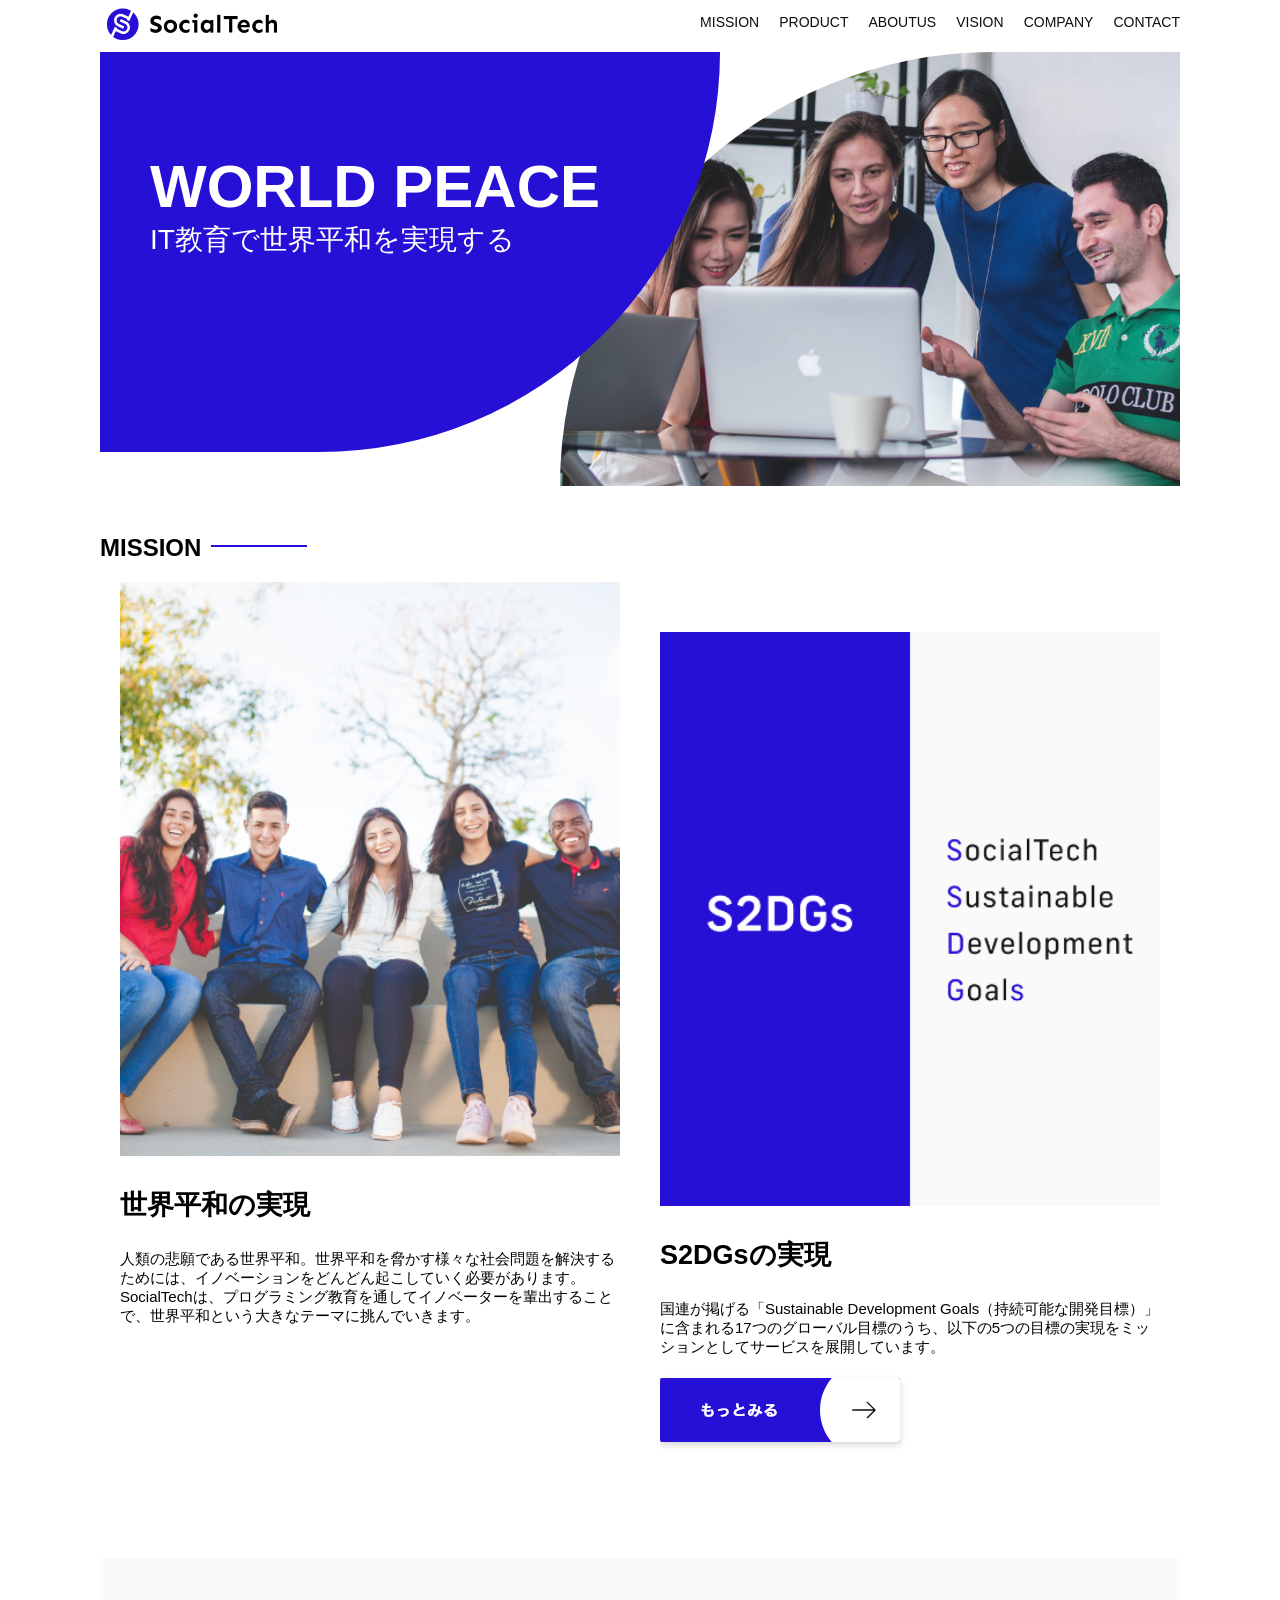
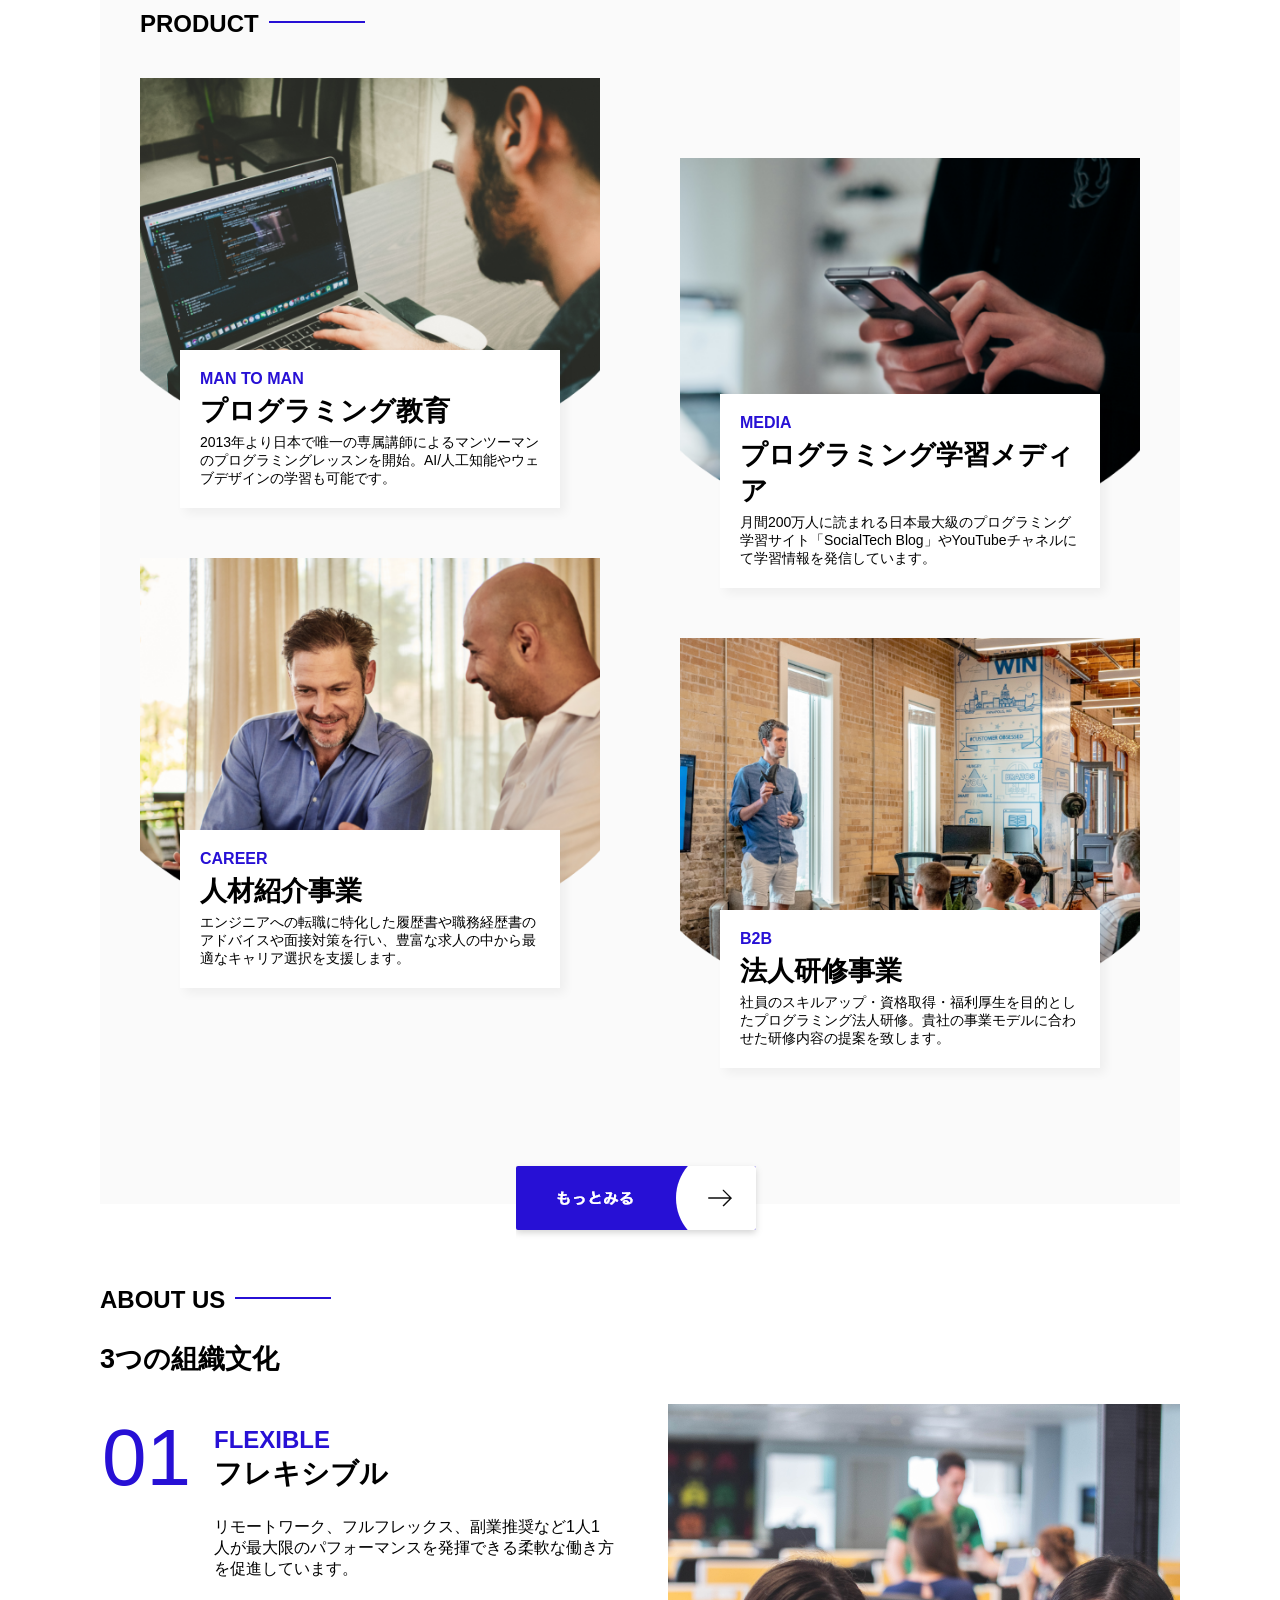
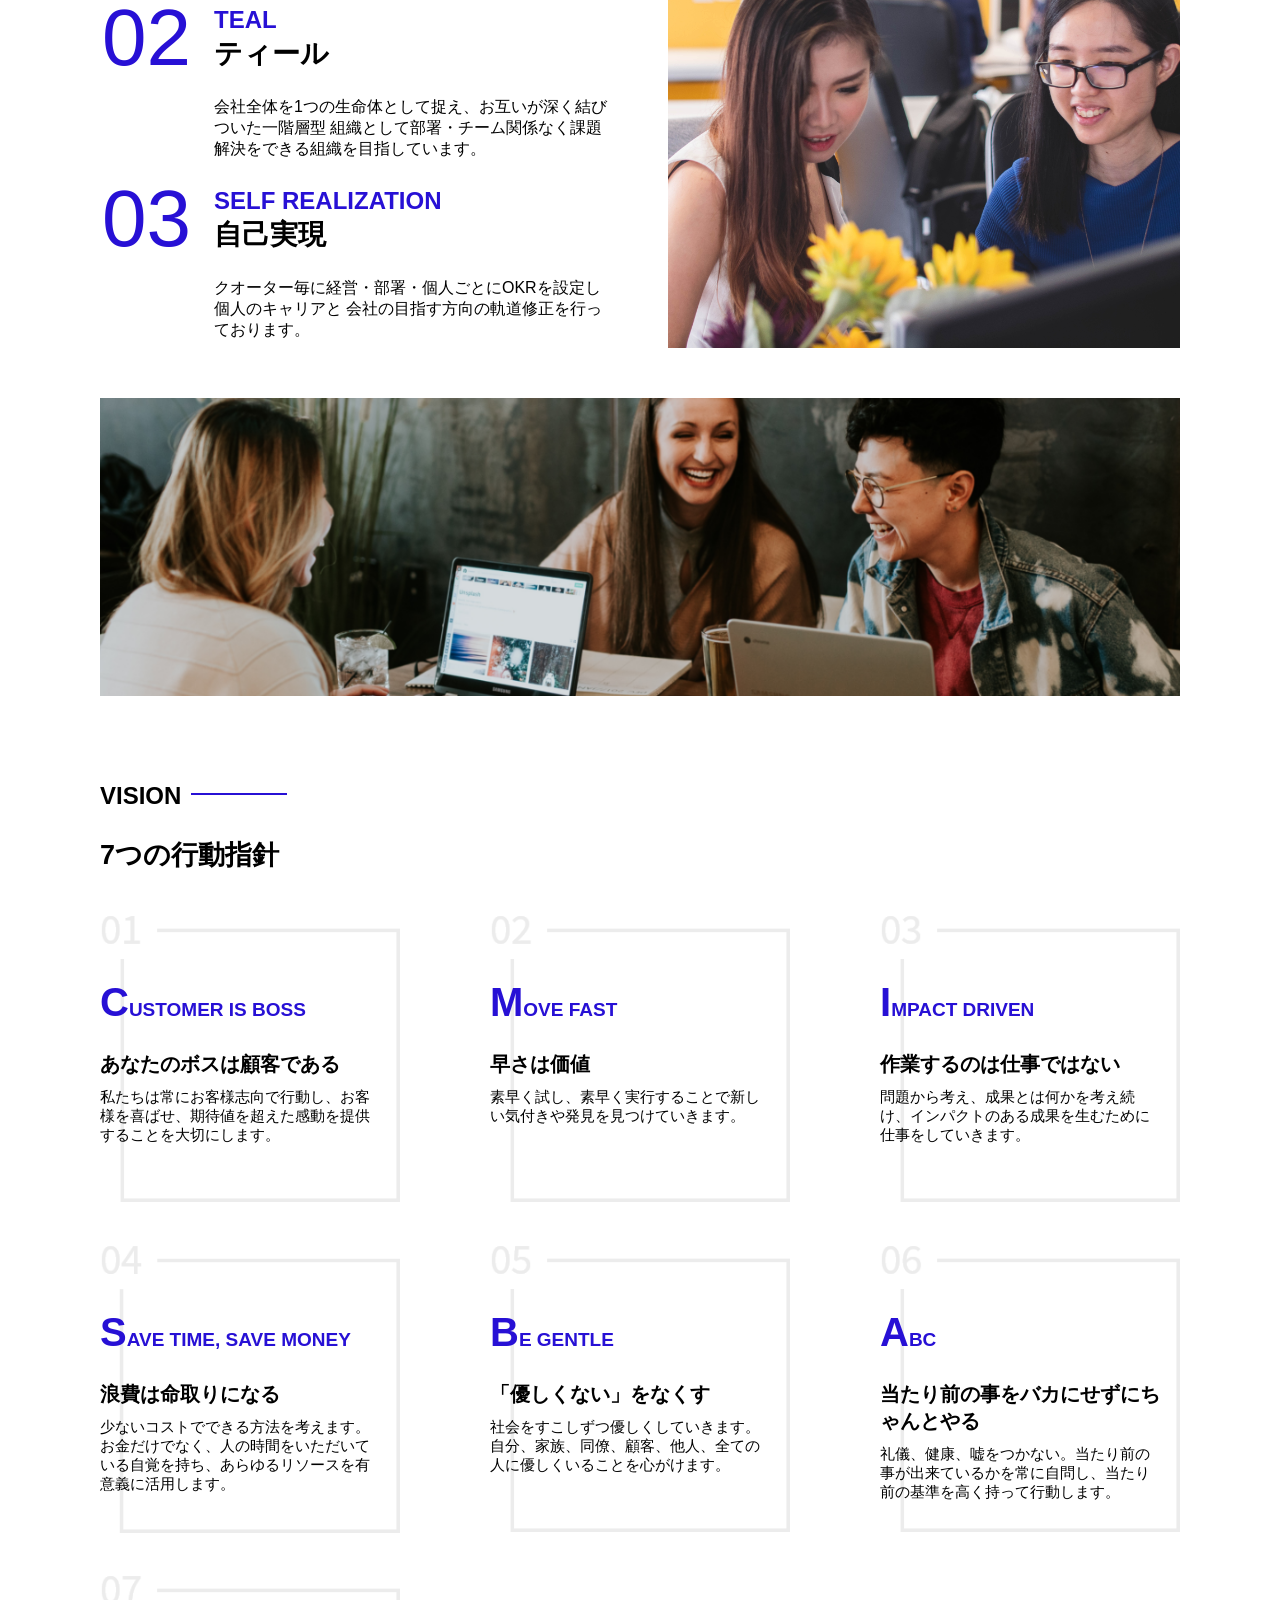
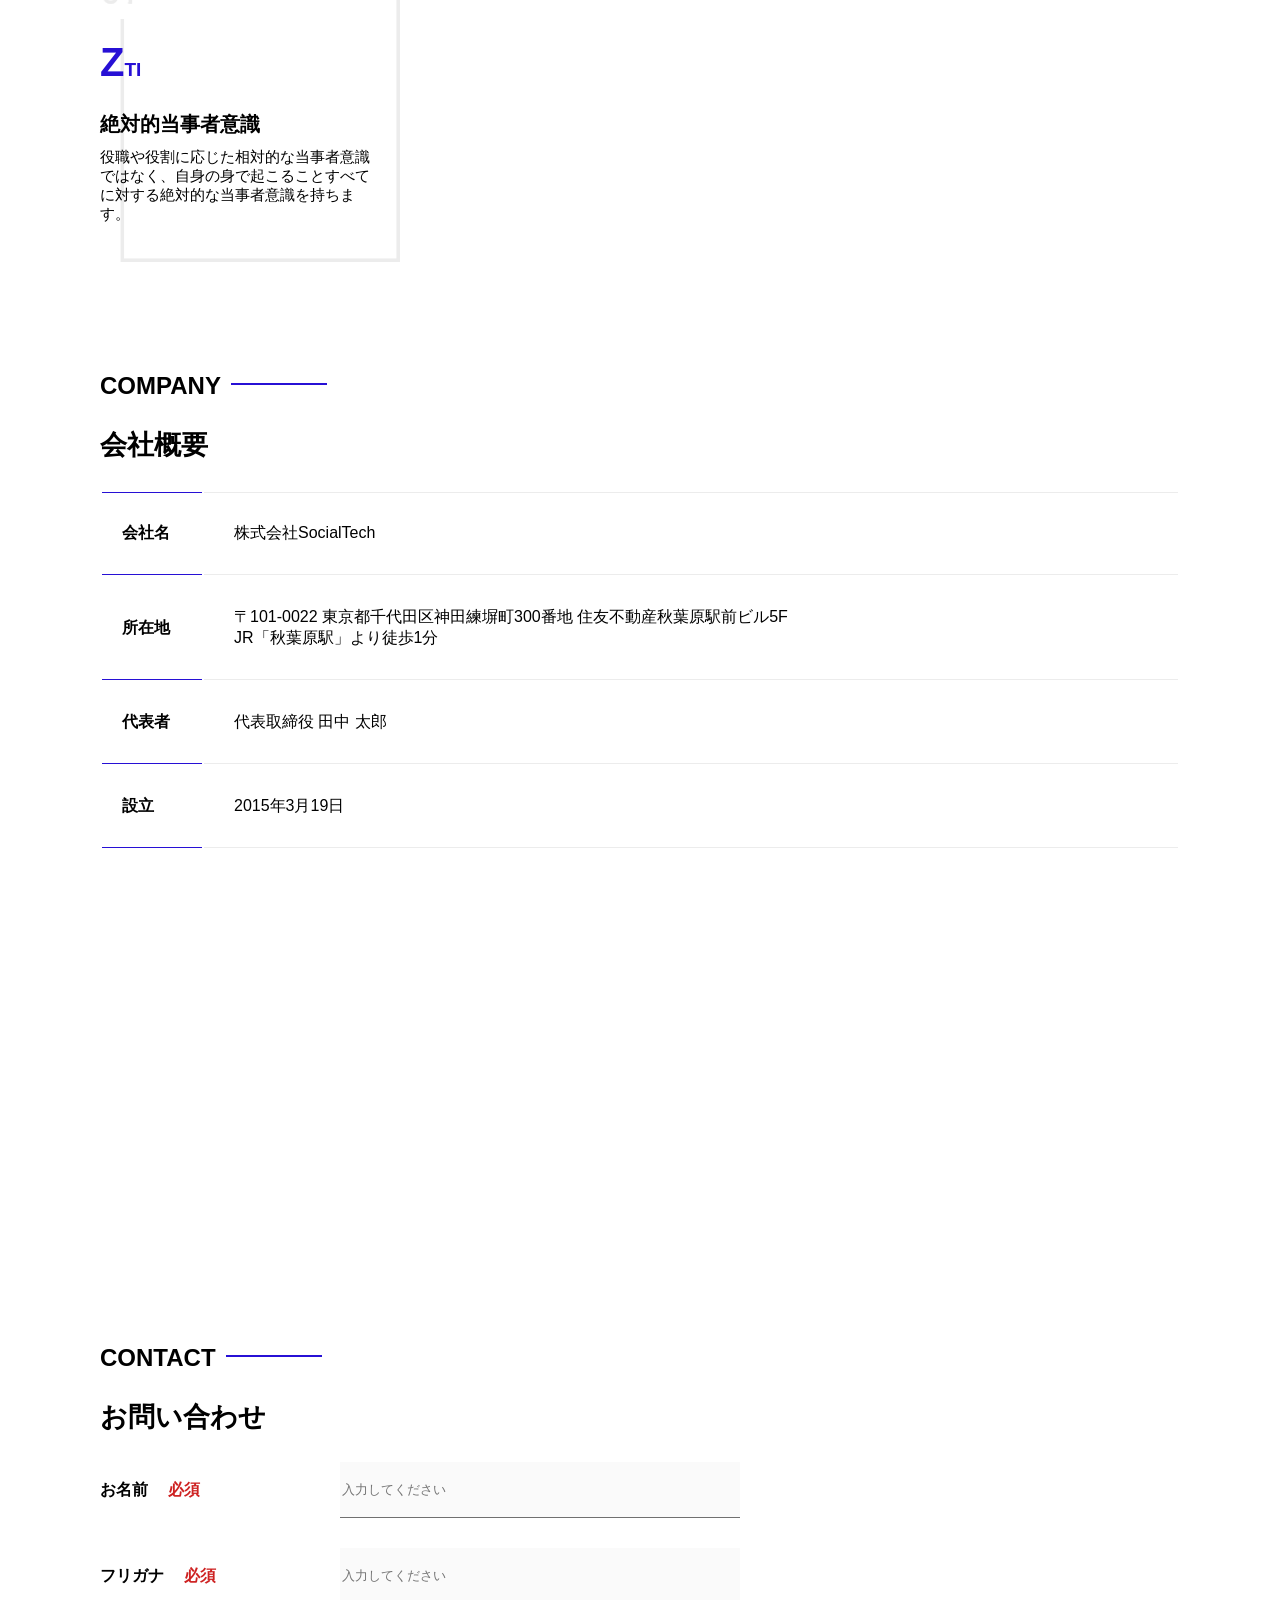
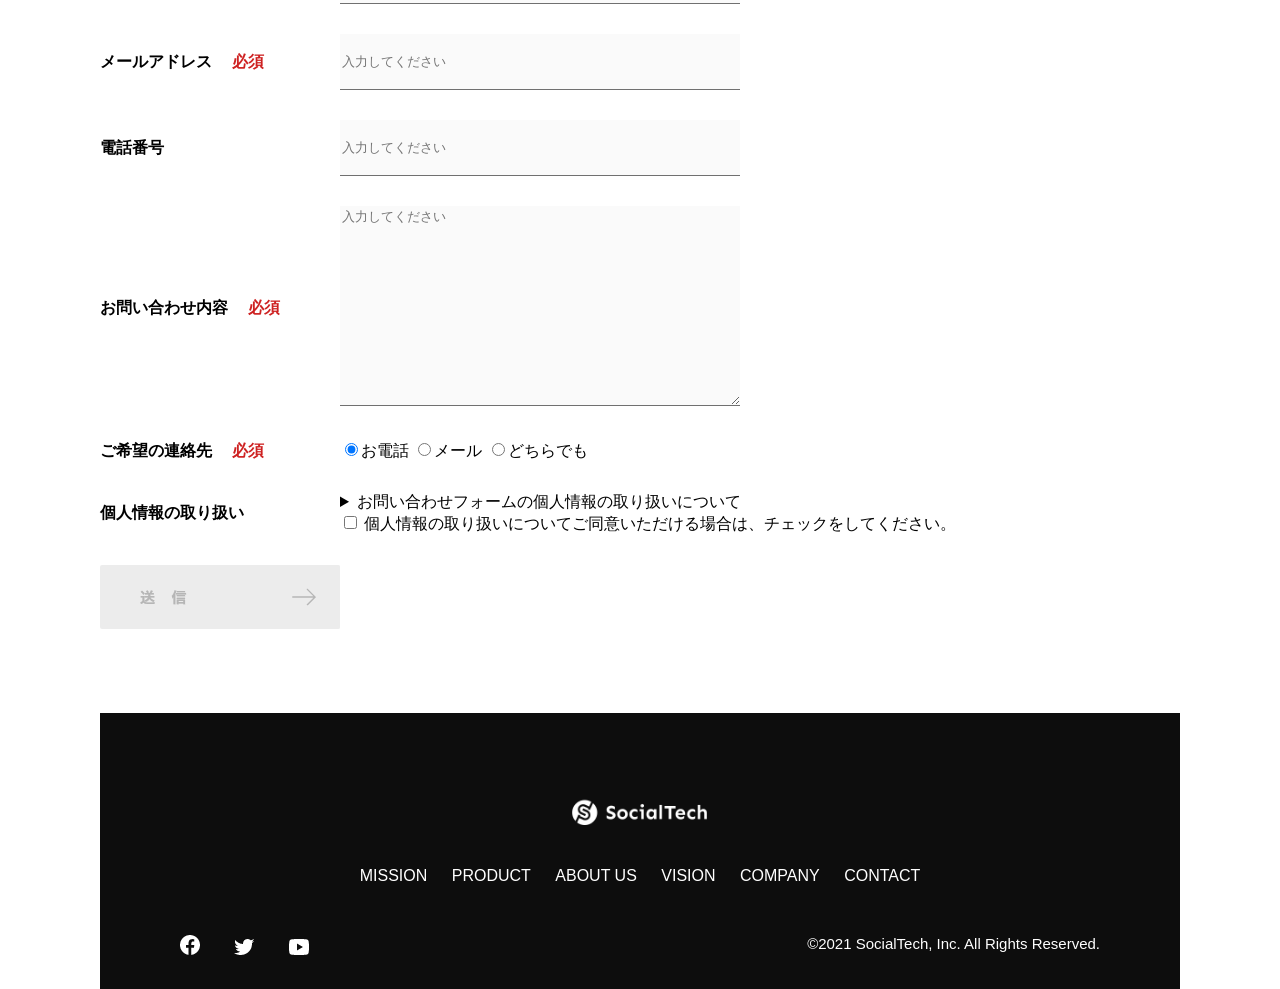
<file: index.html>
<!DOCTYPE html>
<html>
  <head>
    <title>SocialTech</title>
    <meta charset="utf-8">
    <meta name="description" content="SocialTechはEdTech業界のリーディングカンパニーを目指します。">
    <meta name="viewport" content="width=device-width, initial-scale=1.0">
    <link rel="stylesheet" href="style.css">
  </head>

  <body>
    <header>
      <!-- ロゴ -->
      <a href="index.html" id="logo">
        <img src="images/logo.png" alt="トップページに戻る">
      </a>

      <!-- PC用ナビゲーション -->
      <nav id="nav-pc">
        <ul>
          <li><a href="mission.html">MISSION</a></li>
          <li><a href="product.html">PRODUCT</a></li>
          <li><a href="index.html#aboutus">ABOUTUS</a></li>
          <li><a href="index.html#vision">VISION</a></li>
          <li><a href="index.html#company">COMPANY</a></li>
          <li><a href="index.html#contact">CONTACT</a></li>
        </ul>
      </nav>

      <!-- スマホ用メニューボタン -->
      <button id="menu-sp" onclick="document.getElementById('nav-sp').style.display = 'block'">
      <img src="images/button-menu.png" alt="ナビゲーションを開く">
      </button>

      <!-- スマホ用ナビゲーション -->
      <div id="nav-sp">
        <button id="close" onclick="document.getElementById('nav-sp').style.display = 'none'">
          <img src="images/button-close.png" alt="ナビゲーションを閉じる">
        </button>

        <nav>
          <ul>
            <li>
              <a id="logo-sp" href="index.html" onclick="document.getElementById('nav-sp').style.display = 'none'><img src="images/logo-sp.png" alt="トップページに戻る"></a>
            </li>
            <li><a class="menu" href="mission.html" onclick="document.getElementById('nav-sp').style.display = 'none'">MISSION</a></li>
            <li><a class="menu" href="product.html" onclick="document.getElementById('nav-sp').style.display = 'none'">PRODUCT</a></li>
            <li><a class="menu" href="index.html#aboutus" onclick="document.getElementById('nav-sp').style.display = 'none'">ABOUT US</a></li>
            <li><a class="menu" href="index.html#vision" onclick="document.getElementById('nav-sp').style.display = 'none'">VISION</a></li>
            <li><a class="menu" href="index.html#company" onclick="document.getElementById('nav-sp').style.display = 'none'">COMPANY</a></li>
            <li><a class="menu" href="index.html#contact" onclick="document.getElementById('nav-sp').style.display = 'none'">CONTACT</a></li>
          </ul>
        </nav>
        <div id="sns">
          <a href="https://www.facebook.com/sejuku2013">
            <img src="images/button-facebook.png" alt="Facebookのリンク">
          </a>
          <a href="https://twitter.com/samuraijuku">
            <img src="images/button-twitter.png" alt="Twitterのリンク">
          </a>
          <a href="https://www.youtube.com/channel/UCCFOQO5aDK0xXam4cUQXT8g">
            <img src="images/button-youtube.png" alt="YouTubeのリンク">
          </a>
        </div>
      </div>
    </header>

    <main>
      <article>
        <!-- メインビジュアル -->
        <section id="main-visual">
          <div id="main-message">
            <h1>WORLD PEACE</h1>
            <p>IT教育で世界平和を実現する</p>
          </div>
          <img src="images/index/index-main.png" alt="PCの周りに集まる多国籍の仲間たち">
        </section>

        <!-- ミッション -->
        <section id="mission">
          <h2 class="index-h2">MISSION</h2>
          <div id="mission-flex">
            <div>
              <img id="mission-photo" src="images/index/index-mission.png" alt="屋外のベンチで写真を撮影する多国籍の仲間たち">
              <h3>世界平和の実現</h3>
              <p>人類の悲願である世界平和。世界平和を脅かす様々な社会問題を解決するためには、イノベーションをどんどん起こしていく必要があります。SocialTechは、プログラミング教育を通してイノベーターを輩出することで、世界平和という大きなテーマに挑んでいきます。 </p>
            </div>
            <div>
              <img id="s2dgs" src="images/index/s2dgs.png" alt="S2DGs">
              <h3>S2DGsの実現</h3>
              <p>国連が掲げる「Sustainable Development Goals（持続可能な開発目標）」に含まれる17つのグローバル目標のうち、以下の5つの目標の実現をミッションとしてサービスを展開しています。</p>
              <a href="mission.html">
                <img src="images/button-more.png" alt="もっとみる">
              </a>
            </div>
          </div>
        </section>

        <!-- プロダクト -->
        <section id="product">
          <h2 class="index-h2">PRODUCT</h2>
          <div class="product-flex">
            <div id="product-left">
              <div>
                <img class="product-photo" src="images/index/index-mantoman.png" alt="PCでコードを書く男性">
                <div class="product-explain">
                  <span>MAN TO MAN</span>
                  <h3>プログラミング教育</h3>
                  <p>2013年より日本で唯一の専属講師によるマンツーマンのプログラミングレッスンを開始。AI/人工知能やウェブデザインの学習も可能です。</p>
                </div>
              </div>
              <div>
                <img class="product-photo" src="images/index/index-career.png" alt="笑顔で話し合う2人の男性">
                <div class="product-explain">
                  <span>CAREER</span>
                  <h3>人材紹介事業</h3>
                  <p>エンジニアへの転職に特化した履歴書や職務経歴書のアドバイスや面接対策を行い、豊富な求人の中から最適なキャリア選択を支援します。</p>
                </div>
              </div>
            </div>

            <div id="product-right">
              <div>
               <img class="product-photo" src="images/index/index-media.png" alt="スマートフォンを操作する人">
               <div class="product-explain">
                <span>MEDIA</span>
                <h3>プログラミング学習メディア</h3>
                <p>月間200万人に読まれる日本最大級のプログラミング学習サイト「SocialTech Blog」やYouTubeチャネルにて学習情報を発信しています。</p>
               </div>
              </div>
              <div>
                <img class="product-photo" src="images/index/index-b2b.png" alt="講演中の男性とそれを聴く人々">
                <div class="product-explain">
                  <span>B2B</span>
                  <h3>法人研修事業</h3>
                  <p>社員のスキルアップ・資格取得・福利厚生を目的としたプログラミング法人研修。貴社の事業モデルに合わせた研修内容の提案を致します。</p>
                </div>
              </div>
            </div>
          </div>

          <div id="product-more">
            <a href="product.html">
              <img src="images/button-more.png" alt="もっとみる">
            </a>
          </div>
        </section>

        <!-- ABOUT US -->
        <section id="aboutus">
          <h2 class="index-h2">ABOUT US</h2>
          <h3>3つの組織文化</h3>
          <div>
            <table class="culture-table">
              <tr>
                <td class="culture-num">01</td>
                <th><span class="culture-en">FLEXIBLE</span><br>フレキシブル</th>
              </tr>
              <tr>
                <td>
                  <!-- 空のセル -->
                </td>
                <td class="culture-description">リモートワーク、フルフレックス、副業推奨など1人1人が最大限のパフォーマンスを発揮できる柔軟な働き方を促進しています。</td>
              </tr>
              <tr>
                <td class="culture-num">02</td>
                <th><span class="culture-en">TEAL</span><br>ティール</th>
              </tr>
              <tr>
                <td>
                  <!-- 空のセル -->
                </td>
                <td class="culture-description">会社全体を1つの生命体として捉え、お互いが深く結びついた一階層型 組織として部署・チーム関係なく課題解決をできる組織を目指しています。</td>
              </tr>
              <tr>
                <td class="culture-num">03</td>
                <th><span class="culture-en">SELF REALIZATION</span><br>自己実現</th>
              </tr>
              <tr>
                <td>
                  <!-- 空のセル -->
                </td>
                <td class="culture-description">クオーター毎に経営・部署・個人ごとにOKRを設定し個人のキャリアと 会社の目指す方向の軌道修正を行っております。</td>
              </tr>
            </table>
            <img class="culture-img" src="images/index/index-aboutus1.png" alt="笑顔で話し合う2人の女性">
          </div>
          <img class="culture-img2" src="images/index/index-aboutus2.png" alt="笑顔で話し合う3人の男女">
        </section>

        <!-- VISION -->
         <section id="vision">
          <h2 class="index-h2">VISION</h2>
          <h3>7つの行動指針</h3>
          <div>
            <div class="vision-box">
              <img src="images/index/vision-01.png" alt="01">
              <div>
                <h4>CUSTOMER IS BOSS</h4>
                <h5>あなたのボスは顧客である</h5>
                <p>私たちは常にお客様志向で行動し、お客様を喜ばせ、期待値を超えた感動を提供することを大切にします。</p>
              </div>
            </div>
            <div class="vision-box">
              <img src="images/index/vision-02.png" alt="02">
              <div>
                <h4>MOVE FAST</h4>
                <h5>早さは価値</h5>
                <p>素早く試し、素早く実行することで新しい気付きや発見を見つけていきます。</p>
              </div>
            </div>
            <div class="vision-box">
              <img src="images/index/vision-03.png" alt="03">
              <div>
                <h4>IMPACT DRIVEN</h4>
                <h5>作業するのは仕事ではない</h5>
                <p>問題から考え、成果とは何かを考え続け、インパクトのある成果を生むために仕事をしていきます。</p>
              </div>
            </div>
            <div class="vision-box">
              <img src="images/index/vision-04.png" alt="04">
              <div>
                <h4>SAVE TIME, SAVE MONEY</h4>
                <h5>浪費は命取りになる</h5>
                <p>少ないコストでできる方法を考えます。お金だけでなく、人の時間をいただいている自覚を持ち、あらゆるリソースを有意義に活用します。</p>
              </div>
            </div>
            <div class="vision-box">
              <img src="images/index/vision-05.png" alt="05">
              <div>
                <h4>BE GENTLE</h4>
                <h5>「優しくない」をなくす</h5>
                <p>社会をすこしずつ優しくしていきます。自分、家族、同僚、顧客、他人、全ての人に優しくいることを心がけます。</p>
              </div>
            </div>
            <div class="vision-box">
              <img src="images/index/vision-06.png" alt="06">
              <div>
                <h4>ABC</h4>
                <h5>当たり前の事をバカにせずにちゃんとやる</h5>
                <p>礼儀、健康、嘘をつかない。当たり前の事が出来ているかを常に自問し、当たり前の基準を高く持って行動します。</p>
              </div>
            </div>
            <div class="vision-box">
              <img src="images/index/vision-07.png" alt="07">
              <div>
                <h4>ZTI</h4>
                <h5>絶対的当事者意識</h5>
                <p>役職や役割に応じた相対的な当事者意識ではなく、自身の身で起こることすべてに対する絶対的な当事者意識を持ちます。</p>
              </div>
            </div>
          </div>
         </section>

         <!-- COMPANY -->
         <section id="company">
          <h2 class="index-h2">COMPANY</h2>
          <h3>会社概要</h3>
           <table id="company-table">
             <tr>
               <th class="tableheader tableheader-first">会社名</th>
               <td class="cell cell-first">株式会社SocialTech</td>
             </tr>
             <tr>
               <th class="tableheader">所在地</th>
               <td class="cell">〒101-0022 東京都千代田区神田練塀町300番地 住友不動産秋葉原駅前ビル5F<br>JR「秋葉原駅」より徒歩1分</td>
             </tr>
             <tr>
               <th class="tableheader">代表者</th>
               <td class="cell">代表取締役 田中 太郎</td>
             </tr>
             <tr>
               <th class="tableheader">設立</th>
               <td class="cell">2015年3月19日</td>
             </tr>
           </table>

           <iframe 
            src="https://www.google.com/maps/embed?pb=!1m18!1m12!1m3!1d3240.0688551336807!2d139.7720776771055!3d35.69992317258124!2m3!1f0!2f0!3f0!3m2!1i1024!2i768!4f13.1!3m3!1m2!1s0x60188fee13660e23%3A0x77137876edf742ac!2z5L2P5Y-L5LiN5YuV55Sj56eL6JGJ5Y6f6aeF5YmN44OT44Or!5e0!3m2!1sja!2sjp!4v1704858013291!5m2!1sja!2sjp" 
            style="border: 0" allowfullscreen="" loading="lazy">
           </iframe>
         </section>

         <!-- お問い合わせフォーム -->
          <section id="contact">
            <h2 class="index-h2">CONTACT</h2>
            <h3>お問い合わせ</h3>
            <form>
              <div>
                <div class="contact-heading">
                  <label class="contact-label">お名前<span class="contact-span">必須</span></label>
                </div>
                <div>
                  <input type="text" name="name" placeholder="入力してください" class="contact-textbox">
                </div>
              </div>

              <div>
                <div class="contact-heading">
                  <label class="contact-label">フリガナ<span class="contact-span">必須</span></label>
                </div>
                <div>
                  <input type="text" name="hurigana" placeholder="入力してください" class="contact-textbox">
               </div>
              </div>

              <div>
                <div class="contact-heading">
                 <label class="contact-label">メールアドレス<span class="contact-span">必須</span></label>
                </div>
                <div>
                 <input type="text" name="email" placeholder="入力してください" class="contact-textbox">
               </div>
             </div>

             <div>
                <div class="contact-heading">
                  <label class="contact-label">電話番号</label>
                </div>
                <div>
                  <input type="text" name="tel" placeholder="入力してください" class="contact-textbox">
                </div>
              </div>

              <div>
                <div class="contact-heading">
                  <label class="contact-label">お問い合わせ内容<span class="contact-span">必須</span></label>
                </div>
                <div>
                  <textarea class="contact-textarea" placeholder="入力してください" name="message"></textarea>
                </div>
              </div>

              <div>
                <div class="contact-heading">
                  <label class="contact-label">ご希望の連絡先<span class="contact-span">必須</span></label>
                </div>
                <div>
                  <input class="radiobutton" type="radio" value="tel" name="contact" checked><label>お電話</label>
                  <input class="radiobutton" type="radio" value="mail" name="contact"><label>メール</label>
                  <input class="radiobutton" type="radio" value="both" name="contact"><label>どちらでも</label>
                </div>
              </div>

              <div>
               <div class="contact-heading">
                 <label class="contact-label">個人情報の取り扱い</label>
               </div>
               <div>
                 <details>
                   <summary>お問い合わせフォームの個人情報の取り扱いについて</summary>
                   <div>
                     <dl>
                       <dt>１．組織の名称又は氏名</dt>
                       <dd>株式会社SocialTech</dd>
                       <dt>２．個人情報保護管理者（若しくはその代理人）の氏名又は職名、所属及び連絡先</dt>
                       <dd>
                         <p>鈴木 一郎 コーポレート部</p>
                         <p>メールアドレス：samurai@example.com</p>
                         <p>TEL：03-1234-5678</p>
                       </dd>
                       <dt>３．個人情報の利用目的</dt>
                       <dd>
                         <ul>
                           <li>本サービス及び本サービスに関連する情報の提供又はそれらに関する連絡のため</li>
                           <li>ユーザーの本人確認のため</li>
                           <li>当社サービスのご案内のため</li>
                           <li>当社の商品等の広告または宣伝（電子メールによるものを含むものとします。）</li>
                         </ul>
                       </dd>
                       <dt>４．個人情報の取り扱い業務の委託</dt>
                       <dd>個人情報の取扱業務の全部または一部を外部に業務委託する場合があります。その際、弊社は、個人情報を適切に保護できる管理体制を敷き実行していることを条件として委託先を厳選したうえで、機密保持契約を委託先と締結し、お客様の個人情報を厳密に管理させます。</dd>
                       <dt>５．個人情報の開示等の請求</dt>
                       <dd>
                         お客様は、弊社に対してご自身の個人情報の開示等（利用目的の通知、開示、内容の訂正・追加・削除、利用の停止または消去、第三者への提供の停止）に関して、当社問合わせ窓口に申し出ることができます。<br>
                         その際、弊社はお客様ご本人を確認させていただいたうえで、合理的な期間内に対応いたします。<br>
                         なお、個人情報に関する弊社問合わせ先は、次の通りです。
                       </dd>
                       <dd>
                         <p>株式会社SocialTech　個人情報問合せ窓口</p>
                         <p>〒150-0043　東京都千代田区神田練塀町300番地 住友不動産秋葉原駅前ビル5F</p>
                         <p>メールアドレス：samurai@example.com　TEL：03-1234-5678</p>
                       </dd>
 
                       <dt>６．個人情報を提供されることの任意性について</dt>
                       <dd>お客様がご自身の個人情報を弊社に提供されるか否かは、お客様のご判断によりますが、もしご提供されない場合には、適切なサービスが提供できない場合がありますので予めご了承ください。</dd>
                     </dl>
                   </div>
                 </details>
                 <input type="checkbox" name="agree">
                 <span>個人情報の取り扱いについてご同意いただける場合は、チェックをしてください。</span>
               </div>
              </div>

              <input type="image" src="images/button-submit.png" alt="送信する">

            </form>
          </section>
      </article>
    </main>

    <footer>
      <div id="footer-logo">
        <img src="images/logo-sp.png" alt="SocialTech">
      </div>
      <div id="footer-link">
       <a href="mission.html">MISSION</a>
       <a href="product.html">PRODUCT</a>
       <a href="index.html#aboutus">ABOUT US</a>
       <a href="index.html#vision">VISION</a>
       <a href="index.html#company">COMPANY</a>
       <a href="index.html#contact">CONTACT</a>
      </div>
      <div id="sns-footer">
        <div class="sns-btns">
         <a href="https://www.facebook.com/sejuku2013"><img src="images/button-facebook.png" alt="Facebookのリンク"></a>
         <a href="https://twitter.com/samuraijuku"><img src="images/button-twitter.png" alt="Twitterのリンク"></a>
         <a href="https://www.youtube.com/channel/UCCFOQO5aDK0xXam4cUQXT8g"><img src="images/button-youtube.png" alt="YouTubeのリンク"></a>
       </div>
       <p id="copyright">&copy;2021 SocialTech, Inc. All Rights Reserved.</p>
      </div>
    </footer>

  </body>
</html>
</file>
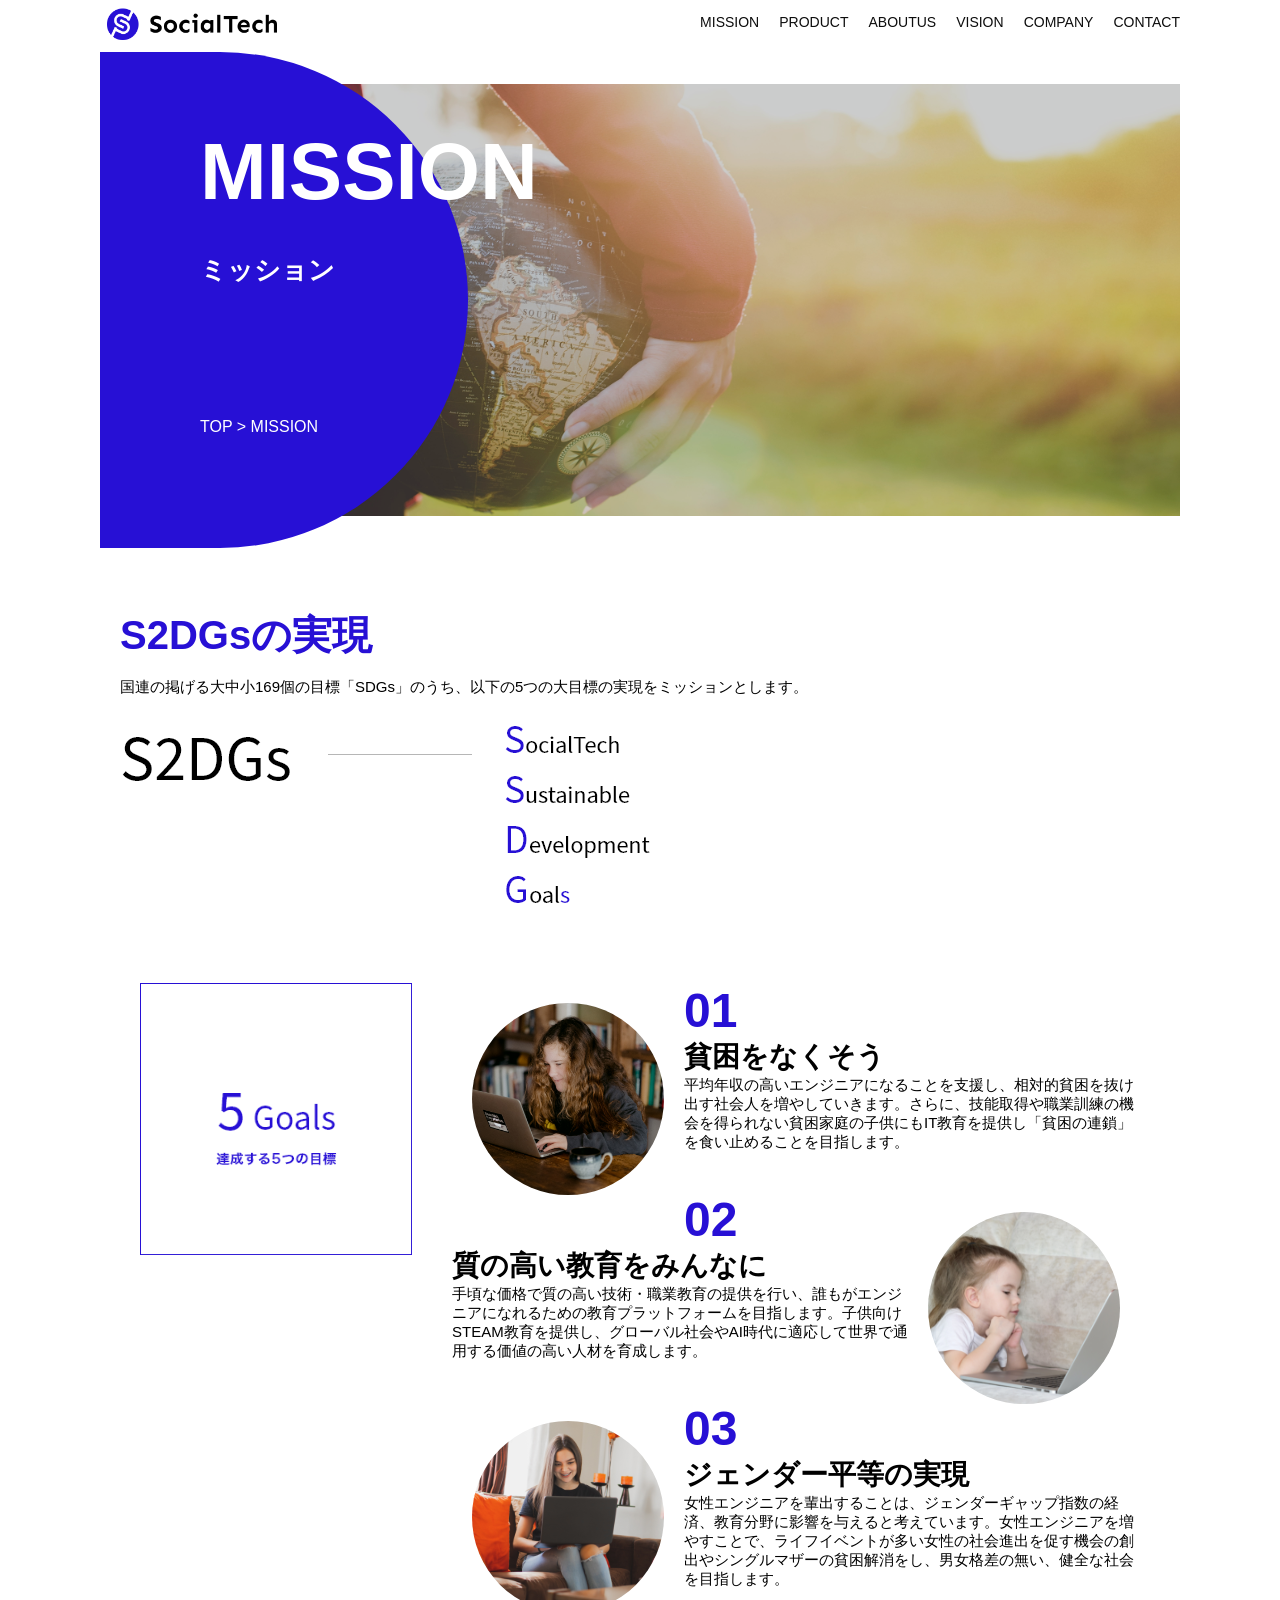
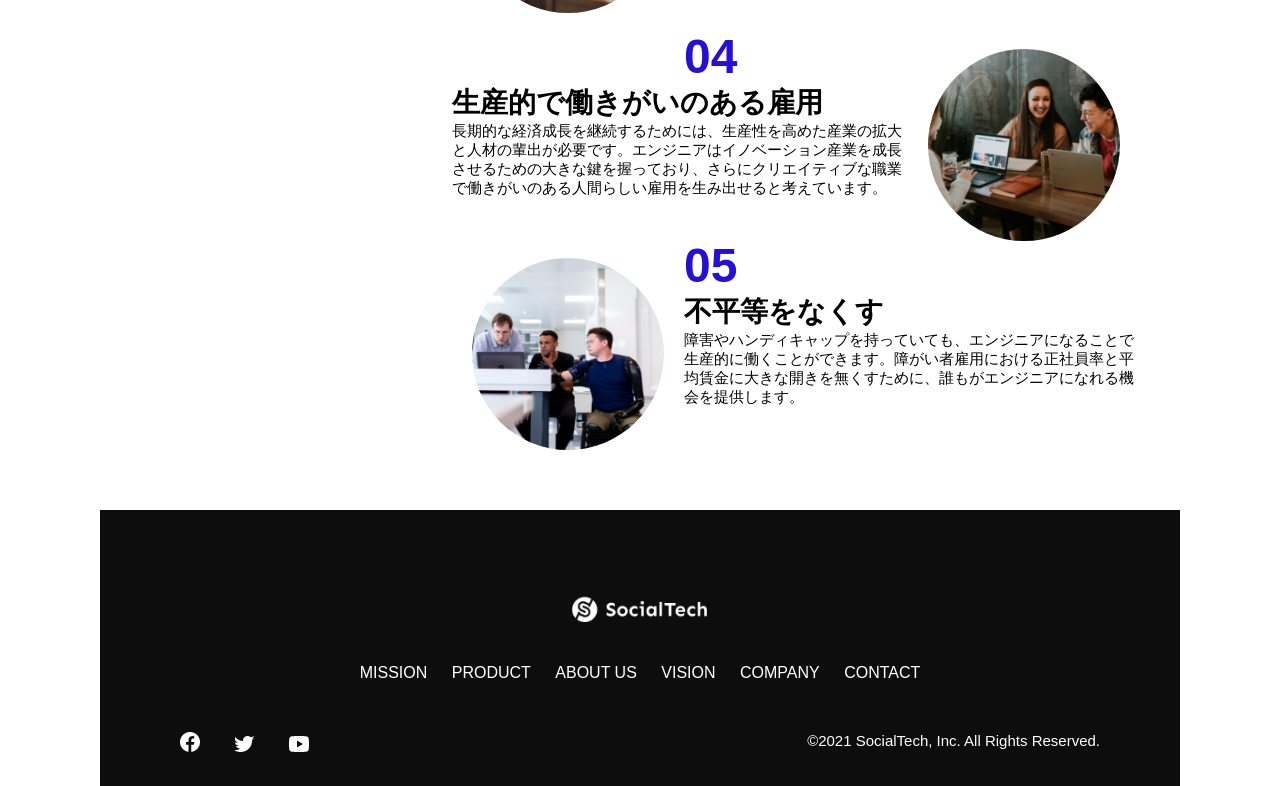
<file: mission.html>
<!DOCTYPE html>
<html>
  <head>
    <title>SocialTech - MISSION ミッション -</title>
    <meta charset="utf-8">
    <meta name="description" content="SocialTechが目指す5つの目標（S2DGs）を紹介します">
    <meta name="viewport" content="width=device-width, initial-scale=1.0">
    <link rel="stylesheet" href="style.css">
  </head>

  <body>
    <header>
      <!-- ロゴ -->
      <a href="index.html" id="logo">
        <img src="images/logo.png" alt="トップページに戻る">
      </a>

      <!-- PC用ナビゲーション -->
      <nav id="nav-pc">
        <ul>
          <li><a href="mission.html">MISSION</a></li>
          <li><a href="product.html">PRODUCT</a></li>
          <li><a href="index.html#aboutus">ABOUTUS</a></li>
          <li><a href="index.html#vision">VISION</a></li>
          <li><a href="index.html#company">COMPANY</a></li>
          <li><a href="index.html#contact">CONTACT</a></li>
        </ul>
      </nav>

      <!-- スマホ用メニューボタン -->
       <button id="menu-sp" onclick="document.getElementById('nav-sp').style.display = 'block'">
        <img src="images/button-menu.png" alt="ナビゲーションを開く">
       </button>

       <!-- スマホ用ナビゲーション -->
       <div id="nav-sp">
        <button id="close" onclick="document.getElementById('nav-sp').style.display = 'none'">
          <img src="images/button-close.png" alt="ナビゲーションを閉じる">
        </button>

        <nav>
          <ul>
            <li>
              <a id="logo-sp" href="index.html" onclick="document.getElementById('nav-sp').style.display = 'none'><img src="images/logo-sp.png" alt="トップページに戻る"></a>
            </li>
            <li><a class="menu" href="mission.html" onclick="document.getElementById('nav-sp').style.display = 'none'">MISSION</a></li>
            <li><a class="menu" href="product.html" onclick="document.getElementById('nav-sp').style.display = 'none'">PRODUCT</a></li>
            <li><a class="menu" href="index.html#aboutus" onclick="document.getElementById('nav-sp').style.display = 'none'">ABOUT US</a></li>
            <li><a class="menu" href="index.html#vision" onclick="document.getElementById('nav-sp').style.display = 'none'">VISION</a></li>
            <li><a class="menu" href="index.html#company" onclick="document.getElementById('nav-sp').style.display = 'none'">COMPANY</a></li>
            <li><a class="menu" href="index.html#contact" onclick="document.getElementById('nav-sp').style.display = 'none'">CONTACT</a></li>
          </ul>
        </nav>
        <div id="sns">
          <a href="https://www.facebook.com/sejuku2013">
            <img src="images/button-facebook.png" alt="Facebookのリンク">
          </a>
          <a href="https://twitter.com/samuraijuku">
            <img src="images/button-twitter.png" alt="Twitterのリンク">
          </a>
          <a href="https://www.youtube.com/channel/UCCFOQO5aDK0xXam4cUQXT8g">
            <img src="images/button-youtube.png" alt="YouTubeのリンク">
          </a>
        </div>
       </div>
    </header>

    <main>
      <article>
        <section id="mission-main">
          <div class="mission-main-inner">
            <div id="mission-title">
              <h1>MISSION<br><span>ミッション</span></h1>
              <p>TOP > MISSION</p>
            </div>
          </div>
        </section>

        <section id="mission-s2dgs">
          <h2 class="mission-h2">S2DGsの実現</h2>
          <p>国連の掲げる大中小169個の目標「SDGs」のうち、以下の5つの大目標の実現をミッションとします。</p>
          <img src="images/mission/mission-s2dgs.png" alt="S2DGs">
        </section>

        <section id="mission-five-goals">
          <div class="five-goals-image">
            <img src="images/mission/mission-5goals.png" alt="5Goals">
          </div>
          <div class="five-goals-read">
            <div>
              <img class="fivegoals-image-left" src="images/mission/mission-5goals01.png" alt="PCを操作する女の子">
              <span class="fivegoals-number">01</span>
              <h3 class="fivegoals-h3">貧困をなくそう</h3>
              <p class="fivegoals-p">平均年収の高いエンジニアになることを支援し、相対的貧困を抜け出す社会人を増やしていきます。さらに、技能取得や職業訓練の機会を得られない貧困家庭の子供にもIT教育を提供し「貧困の連鎖」を食い止めることを目指します。</p>
            </div>
            <div>
              <img class="fivegoals-image-right" src="images/mission/mission-5goals02.png" alt="PCを見つめる小さい女の子">
              <span class="fivegoals-number">02</span>
              <h3 class="fivegoals-h3">質の高い教育をみんなに</h3>
              <p class="fivegoals-p">手頃な価格で質の高い技術・職業教育の提供を行い、誰もがエンジニアになれるための教育プラットフォームを目指します。子供向けSTEAM教育を提供し、グローバル社会やAI時代に適応して世界で通用する価値の高い人材を育成します。</p>
            </div>
            <div>
              <img class="fivegoals-image-left" src="images/mission/mission-5goals03.png" alt="PCを操作する女性">
              <span class="fivegoals-number">03</span>
              <h3 class="fivegoals-h3">ジェンダー平等の実現</h3>
              <p class="fivegoals-p">女性エンジニアを輩出することは、ジェンダーギャップ指数の経済、教育分野に影響を与えると考えています。女性エンジニアを増やすことで、ライフイベントが多い女性の社会進出を促す機会の創出やシングルマザーの貧困解消をし、男女格差の無い、健全な社会を目指します。</p>
            </div>
            <div>
              <img class="fivegoals-image-right" src="images/mission/mission-5goals04.png" alt="笑顔で話し合う3人の男女">
              <span class="fivegoals-number">04</span>
              <h3 class="fivegoals-h3">生産的で働きがいのある雇用</h3>
              <p class="fivegoals-p">長期的な経済成長を継続するためには、生産性を高めた産業の拡大と人材の輩出が必要です。エンジニアはイノベーション産業を成長させるための大きな鍵を握っており、さらにクリエイティブな職業で働きがいのある人間らしい雇用を生み出せると考えています。</p>
            </div>
            <div>
              <img class="fivegoals-image-left" src="images/mission/mission-5goals05.png" alt="障害を持つ男性が生き生きと働く様子">
              <span class="fivegoals-number">05</span>
              <h3 class="fivegoals-h3">不平等をなくす</h3>
              <p class="fivegoals-p">障害やハンディキャップを持っていても、エンジニアになることで生産的に働くことができます。障がい者雇用における正社員率と平均賃金に大きな開きを無くすために、誰もがエンジニアになれる機会を提供します。</p>
            </div>
          </div>
        </section>

      </article>
    </main>

    <footer>
      <div id="footer-logo">
        <img src="images/logo-sp.png" alt="SocialTech">
      </div>
      <div id="footer-link">
       <a href="mission.html">MISSION</a>
       <a href="product.html">PRODUCT</a>
       <a href="index.html#aboutus">ABOUT US</a>
       <a href="index.html#vision">VISION</a>
       <a href="index.html#company">COMPANY</a>
       <a href="index.html#contact">CONTACT</a>
      </div>
      <div id="sns-footer">
        <div class="sns-btns">
         <a href="https://www.facebook.com/sejuku2013"><img src="images/button-facebook.png" alt="Facebookのリンク"></a>
         <a href="https://twitter.com/samuraijuku"><img src="images/button-twitter.png" alt="Twitterのリンク"></a>
         <a href="https://www.youtube.com/channel/UCCFOQO5aDK0xXam4cUQXT8g"><img src="images/button-youtube.png" alt="YouTubeのリンク"></a>
       </div>
       <p id="copyright">&copy;2021 SocialTech, Inc. All Rights Reserved.</p>
      </div>
    </footer>

  </body>
</html>
</file>
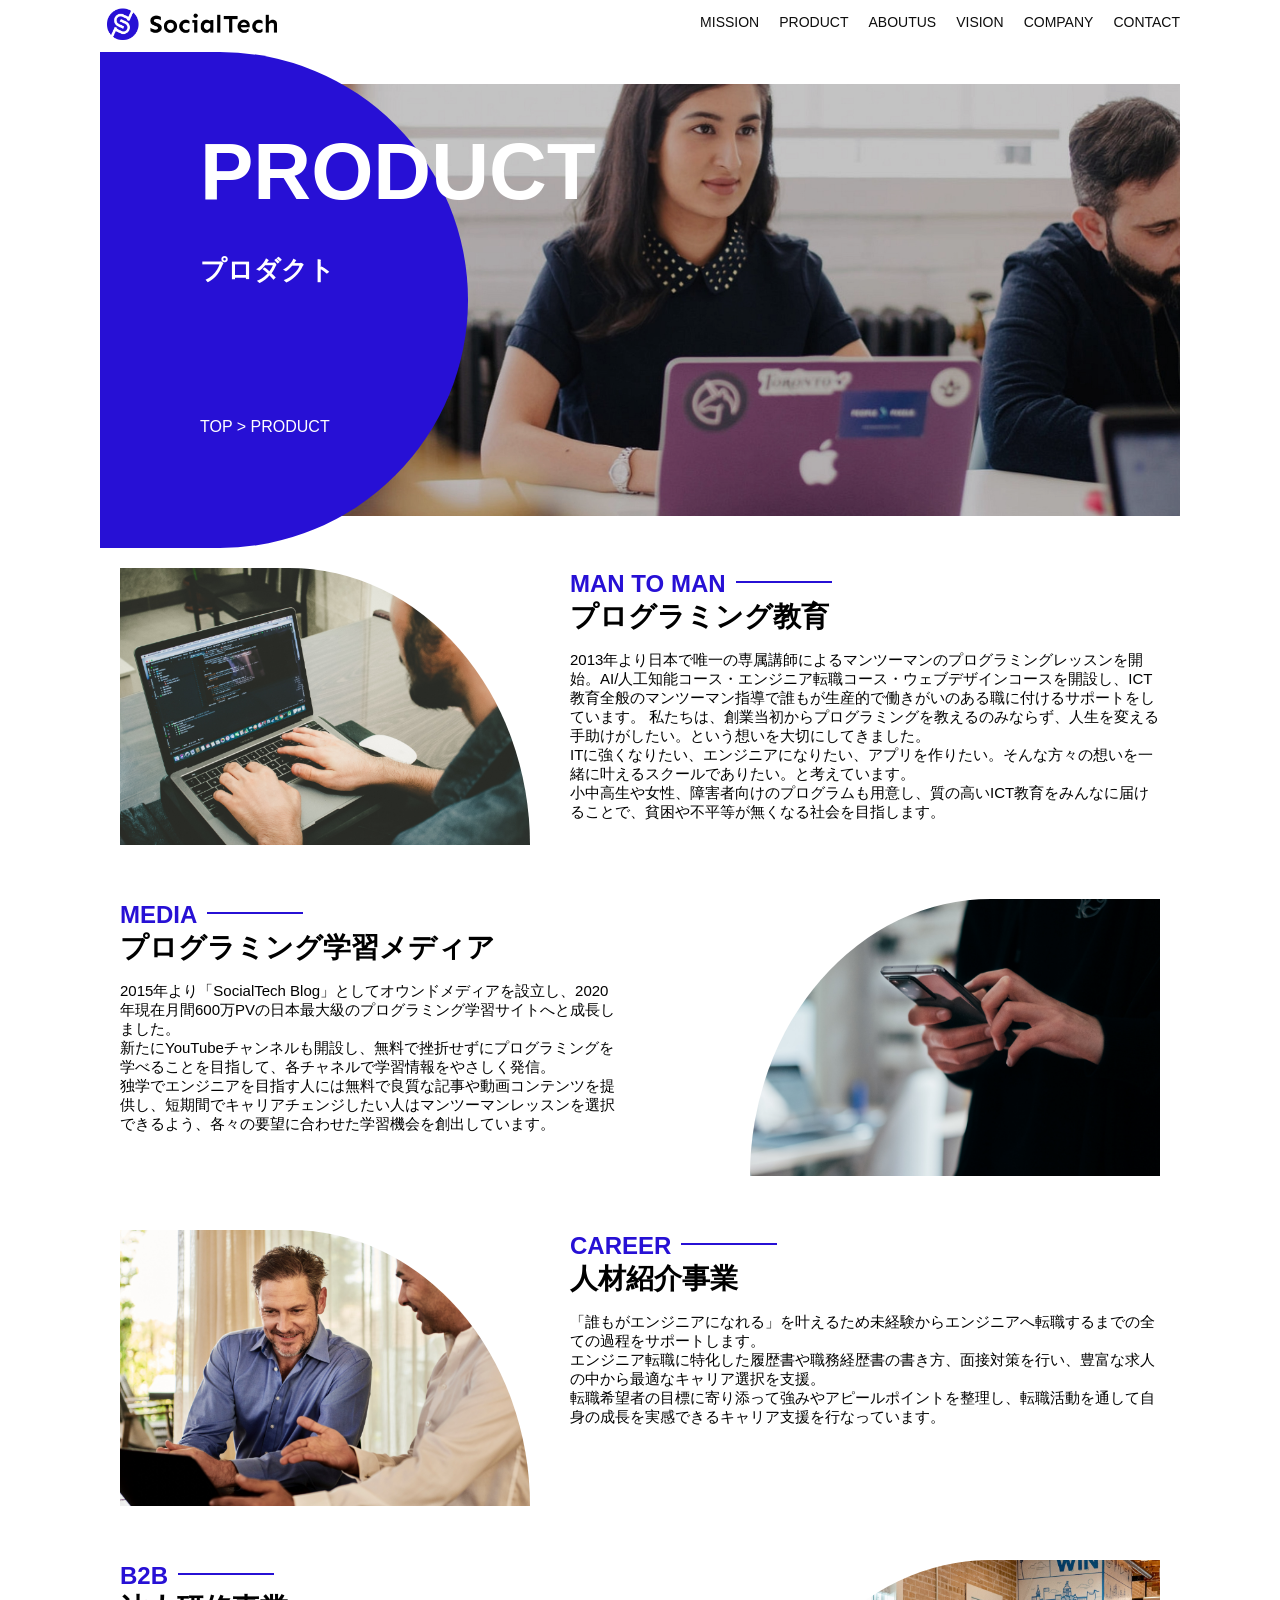
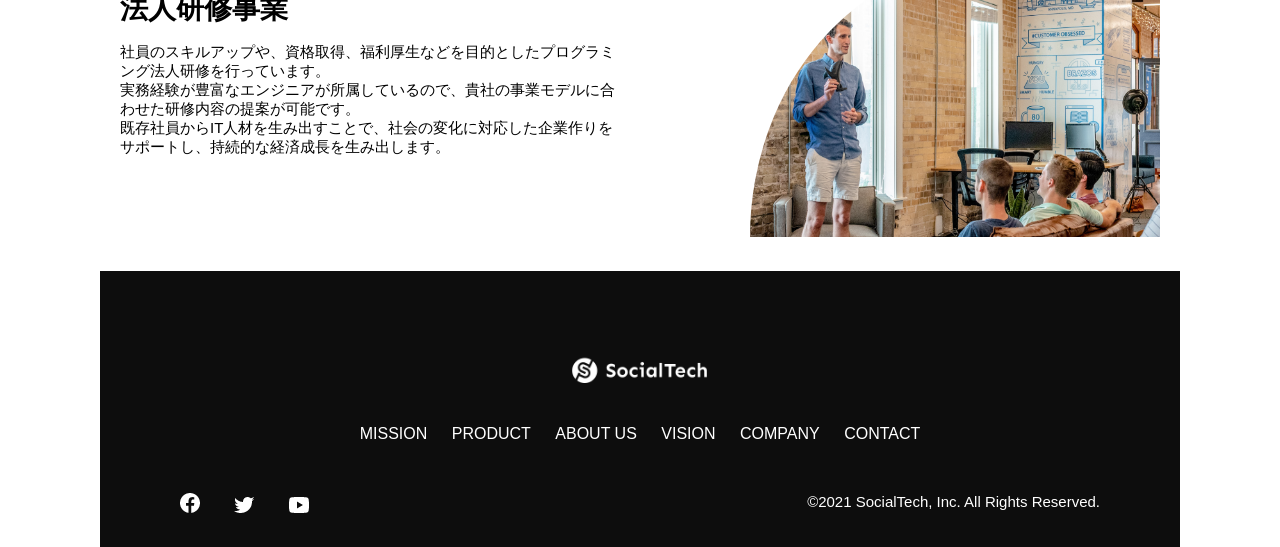
<file: product.html>
<!DOCTYPE html>
<html>
  <head>
    <title>SocialTech -PRODUCT プロダクト-</title>
    <meta charset="utf-8">
    <meta name="description" content="SocialTechの4つのプロダクトを紹介します">
    <meta name="viewport" content="width=device-width, initial-scale=1.0">
    <link rel="stylesheet" href="style.css">
  </head>

  <body>
    <header>
      <!-- ロゴ -->
      <a href="index.html" id="logo">
        <img src="images/logo.png" alt="トップページに戻る">
      </a>

      <!-- PC用ナビゲーション -->
      <nav id="nav-pc">
        <ul>
          <li><a href="mission.html">MISSION</a></li>
          <li><a href="product.html">PRODUCT</a></li>
          <li><a href="index.html#aboutus">ABOUTUS</a></li>
          <li><a href="index.html#vision">VISION</a></li>
          <li><a href="index.html#company">COMPANY</a></li>
          <li><a href="index.html#contact">CONTACT</a></li>
        </ul>
      </nav>

      <!-- スマホ用メニューボタン -->
       <button id="menu-sp" onclick="document.getElementById('nav-sp').style.display = 'block'">
        <img src="images/button-menu.png" alt="ナビゲーションを開く">
       </button>

       <!-- スマホ用ナビゲーション -->
       <div id="nav-sp">
        <button id="close" onclick="document.getElementById('nav-sp').style.display = 'none'">
          <img src="images/button-close.png" alt="ナビゲーションを閉じる">
        </button>

        <nav>
          <ul>
            <li>
              <a id="logo-sp" href="index.html" onclick="document.getElementById('nav-sp').style.display = 'none'><img src="images/logo-sp.png" alt="トップページに戻る"></a>
            </li>
            <li><a class="menu" href="mission.html" onclick="document.getElementById('nav-sp').style.display = 'none'">MISSION</a></li>
            <li><a class="menu" href="product.html" onclick="document.getElementById('nav-sp').style.display = 'none'">PRODUCT</a></li>
            <li><a class="menu" href="index.html#aboutus" onclick="document.getElementById('nav-sp').style.display = 'none'">ABOUT US</a></li>
            <li><a class="menu" href="index.html#vision" onclick="document.getElementById('nav-sp').style.display = 'none'">VISION</a></li>
            <li><a class="menu" href="index.html#company" onclick="document.getElementById('nav-sp').style.display = 'none'">COMPANY</a></li>
            <li><a class="menu" href="index.html#contact" onclick="document.getElementById('nav-sp').style.display = 'none'">CONTACT</a></li>
          </ul>
        </nav>
        <div id="sns">
          <a href="https://www.facebook.com/sejuku2013">
            <img src="images/button-facebook.png" alt="Facebookのリンク">
          </a>
          <a href="https://twitter.com/samuraijuku">
            <img src="images/button-twitter.png" alt="Twitterのリンク">
          </a>
          <a href="https://www.youtube.com/channel/UCCFOQO5aDK0xXam4cUQXT8g">
            <img src="images/button-youtube.png" alt="YouTubeのリンク">
          </a>
        </div>
       </div>
    </header>

    <main>
      <article>
        <section id="product-main">
          <div class="product-main-inner">
            <div id="product-title">
              <h1>PRODUCT<br><span>プロダクト</span></h1>
              <p>TOP > PRODUCT</p>
            </div>
          </div>
        </section>

        <section class="product-section product-section-left">
          <div class="product-section-img">
            <img src="images/product/product-mantoman.png" alt="PCでコードを書く男性">
          </div>
          <div class="product-read">
            <h2 class="product-h2">MAN TO MAN</h2>
            <h3 class="product-h3">プログラミング教育</h3>
            <p>
              2013年より日本で唯一の専属講師によるマンツーマンのプログラミングレッスンを開始。AI/人工知能コース・エンジニア転職コース・ウェブデザインコースを開設し、ICT教育全般のマンツーマン指導で誰もが生産的で働きがいのある職に付けるサポートをしています。 私たちは、創業当初からプログラミングを教えるのみならず、人生を変える手助けがしたい。という想いを大切にしてきました。<br>ITに強くなりたい、エンジニアになりたい、アプリを作りたい。そんな方々の想いを一緒に叶えるスクールでありたい。と考えています。<br>小中高生や女性、障害者向けのプログラムも用意し、質の高いICT教育をみんなに届けることで、貧困や不平等が無くなる社会を目指します。
            </p>
          </div>
        </section>

        <section class="product-section product-section-right">
          <div class="product-read">
            <h2 class="product-h2">MEDIA</h2>
            <h3 class="product-h3">プログラミング学習メディア</h3>
            <p>2015年より「SocialTech Blog」としてオウンドメディアを設立し、2020年現在月間600万PVの日本最大級のプログラミング学習サイトへと成長しました。<br>新たにYouTubeチャンネルも開設し、無料で挫折せずにプログラミングを学べることを目指して、各チャネルで学習情報をやさしく発信。<br>独学でエンジニアを目指す人には無料で良質な記事や動画コンテンツを提供し、短期間でキャリアチェンジしたい人はマンツーマンレッスンを選択できるよう、各々の要望に合わせた学習機会を創出しています。</p>
          </div>
          <div class="product-section-img">
            <img src="images/product/product-media.png" alt="スマートフォンを操作する人">
          </div>
        </section>

        <section class="product-section product-section-left">
          <div class="product-section-img">
            <img src="images/product/product-career.png" alt="笑顔で話し合う2人の男性">
          </div>
          <div class="product-read">
            <h2 class="product-h2">CAREER</h2>
            <h3 class="product-h3">人材紹介事業</h3>
            <p>「誰もがエンジニアになれる」を叶えるため未経験からエンジニアへ転職するまでの全ての過程をサポートします。<br>エンジニア転職に特化した履歴書や職務経歴書の書き方、面接対策を行い、豊富な求人の中から最適なキャリア選択を支援。<br>転職希望者の目標に寄り添って強みやアピールポイントを整理し、転職活動を通して自身の成長を実感できるキャリア支援を行なっています。<br></p>
          </div>
        </section>

        <section class="product-section product-section-right">
          <div class="product-read">
            <h2 class="product-h2">B2B</h2>
            <h3 class="product-h3">法人研修事業</h3>
            <p>社員のスキルアップや、資格取得、福利厚生などを目的としたプログラミング法人研修を行っています。<br>実務経験が豊富なエンジニアが所属しているので、貴社の事業モデルに合わせた研修内容の提案が可能です。<br>既存社員からIT人材を生み出すことで、社会の変化に対応した企業作りをサポートし、持続的な経済成長を生み出します。</p>
          </div>
          <div class="product-section-img">
            <img src="images/product/product-b2b.png" alt="講演中の男性とそれを聴く人々">
          </div>
        </section>

      </article>
    </main>

    <footer>
      <div id="footer-logo">
        <img src="images/logo-sp.png" alt="SocialTech">
      </div>
      <div id="footer-link">
       <a href="mission.html">MISSION</a>
       <a href="product.html">PRODUCT</a>
       <a href="index.html#aboutus">ABOUT US</a>
       <a href="index.html#vision">VISION</a>
       <a href="index.html#company">COMPANY</a>
       <a href="index.html#contact">CONTACT</a>
      </div>
      <div id="sns-footer">
        <div class="sns-btns">
         <a href="https://www.facebook.com/sejuku2013"><img src="images/button-facebook.png" alt="Facebookのリンク"></a>
         <a href="https://twitter.com/samuraijuku"><img src="images/button-twitter.png" alt="Twitterのリンク"></a>
         <a href="https://www.youtube.com/channel/UCCFOQO5aDK0xXam4cUQXT8g"><img src="images/button-youtube.png" alt="YouTubeのリンク"></a>
       </div>
       <p id="copyright">&copy;2021 SocialTech, Inc. All Rights Reserved.</p>
      </div>
    </footer>

  </body>
</html>
</file>
<file: style.css>
/* PC、スマホ共通スタイル */
* {
  box-sizing: border-box;
}
p {
  font-size: 15px;
}
body {
  font-family: "Source Sans Pro", "Hiragino Kaku Gothic ProN", Meiryo, Arial, sans-serif;
  max-width: 1080px;
  margin: 0 auto;
}

/* ヘッダー */
header {
  display: flex;
  justify-content: space-between;
}

/* ナビゲーションのレイアウト */
#nav-pc {
  font-size: 14px;
}
#nav-pc ul {
  display: flex;
  padding-left: 0;
}
#nav-pc li {
  list-style: none;
}

/* ナビゲーションのリンクの装飾設定 */
#nav-pc a {
  text-decoration: none;
  margin-left: 20px;
  color: #0d0d0d;
}
#nav-pc a:hover {
  text-decoration: underline;
}

/* スマホ用ナビを非表示 */
#nav-sp, #menu-sp {
  display: none;
}

/* メインビジュアル */
#main-visual {
  position: relative;
  height: 400px;
}
#main-message {
  position: absolute;
  top: 0;
  left: 0;
  background-color: #2710d5;
  color: #ffffff;
  border-radius: 0 0 476px 0;
  max-width: 620px;
  width: 100%;
  height: 100%;
  z-index: 11;
}
#main-message > h1 {
  font-size: 60px;
  margin: 100px 0 0 50px;
}
#main-message > p {
  font-size: 28px;
  margin: 0 0 0 50px;
}
#main-visual > img {
  max-width: 620px;
  border-radius: 476px 0 0 0;
  position: absolute;
  top: 0;
  right: 0;
  z-index: 10;
}

/* 見出し */
h2 {
  margin: 40px 0 0 0;
}
h2::after {
  content: url(images/line.png);
  margin-left: 10px;
}
h3 {
  font-size: 27px;
}

/* ミッション */
#mission {
  margin: 80px auto;
}
#mission-flex {
  display: flex;
}
#mission-flex > div {
  width: 50%;
  margin: 20px;
}
#mission-photo {
  width: 100%;
}
#s2dgs {
  margin-top: 50px;
  width: 100%;
}

/* プロダクト */
#product {
  background-color: #fafafa;
  margin: 80px 0;
  padding: 10px 40px 0px 40px;
}
#product .product-flex {
  margin-top: 40px;
  display: flex;
}
#product-left {
  width: 50%;
  margin-right: 20px;
}
#product-right {
  width: 50%;
  margin-left: 20px;
  margin-top: 80px;
}
#product-left > div {
  position: relative;
  height: 480px;
  margin-right: 20px;
}
#product-right > div {
  position: relative;
  height: 480px;
  margin-left: 20px;
}
.product-photo {
  width: 100%;
}
.product-explain {
  background-color: #ffffff;
  position: absolute;
  left: 0;
  bottom: 50px;
  margin: 0 40px;
  padding: 20px;
  box-shadow: 5px 5px 10px rgba(0, 0, 0, 0.05);
}
.product-explain > span {
  color: #2710d5;
  font-weight: bold;
  font-size: 16px;
  margin: 0;
}
.product-explain > h3 {
  margin: 5px 0;
}
.product-explain > p {
  font-size: 14px;
  margin: 0;
}
#product-more {
  text-align: center;
}
#product-more a {
  position: relative;
  bottom: -42px;
}

/* ABOUT US */
#aboutus {
  margin: 80px auto;
}
#aboutus > div {
  display: flex;
}
.culture-img {
  width: 50%;
  align-self: flex-start;
}
.culture-img2 {
  margin-top: 50px;
  width: 100%;
}
.culture-table {
  margin-right: 50px;
}
.culture-num {
  font-size: 80px;
  color: #2710d5;
  padding: 0 20px 0 0;
}
.culture-table th {
  text-align: left;
  font-size: 28px;
  font-weight: bold;
}
.culture-en {
  color: #2710d5;
  font-size: 24px;
}
.culture-description {
  margin: 0;
}

/* VISION */
#vision {
  margin: 80px auto;
}
#vision > div {
  display: flex;
  justify-content: space-between;
  flex-wrap: wrap;
}
.vision-box {
  width: 300px;
  height: 300px;
  margin-bottom: 30px;
  position: relative;
}
.vision-box > img {
  width: 100%;
  position: relative;
  z-index: 30;
}
.vision-box > div {
  position: absolute;
  top: 0;
  left: 0;
  z-index: 31;
  margin-right: 20px;
}
.vision-box > div > h4 {
  color: #2710d5;
  font-size: 19px;
  margin-top: 80px;
}
.vision-box > div > h4::first-letter {
  font-size:40px;
}
.vision-box > div > h5 {
  font-size: 20px;
  margin: 0;
}
.vision-box > div > p {
  margin-top: 10px;
}

/* COMPANY */
#compnay {
  margin: 80px auto;
}
#company-table {
  width: 100%;
}
.tableheader {
  text-align: left;
  padding: 20px;
  border-bottom-color: #2710d5;
  border-bottom-width: 1px;
  border-bottom-style: solid;
  width: 100px;
}
.tableheader-first {
  border-top-color: #2710d5;
  border-top-width: 1px;
  border-top-style: solid;
}
.cell {
  padding: 30px;
  border-bottom-color: #ececec;
  border-bottom-width: 1px;
  border-bottom-style: solid;
}
.cell-first {
  border-top-color: #ececec;
  border-top-width: 1px;
  border-top-style: solid;
}
#company > iframe {
  width: 100%;
  height: 368px;
  margin-top: 40px;
}

/* CONTACT */
#contact {
  margin: 80px auto;
}
#contact > form > div {
  display: flex;
  flex-direction: row;
  flex-wrap: wrap;
  padding-bottom: 30px;
}
.contact-heading {
  width: 240px;
  align-self: center;
}
.contact-label {
  font-weight: bold;
}
.contact-span {
  color: #ce2222;
  margin-left: 20px;
  font-weight: bold;
}
.contact-textbox {
  border-top: 0;
  border-left: 0;
  border-right: 0;
  border-bottom-width: 1px;
  border-bottom-color: #707070;
  border-style: solid;
  background-color: #fafafa;
  width: 400px;
  height: 56px;
}
.contact-textarea {
  border-top: 0;
  border-left: 0;
  border-right: 0;
  border-bottom-width: 1px;
  border-bottom-color: #707070;
  background-color: #fafafa;
  width: 400px;
  height: 200px;
}
#contact dt {
  font-weight: bold;
}
#contact dd {
  margin: 0 0 16px 0;
}
#contact dd p {
  margin: 0;
}
#contact dd ul {
  padding-left: 0;
}
#contact dd li {
  margin-bottom: 0;
  list-style: none;
}

/* footer */
footer {
  background-color: #0d0d0d;
  text-align: center;
  padding: 80px 80px 30px 80px;
}
#footer-logo {
  margin-bottom: 30px;
}
#footer-link {
  margin-bottom: 50px;
}
#footer-link > a {
  text-decoration: none;
  margin: 10px;
  color: #ffffff;
}
#footer-link > a:hover {
  text-decoration: underline;
}
#sns-footer {
  display: flex;
  justify-content: space-between;
}
#sns-footer a {
  margin-right: 30px;
}
#copyright {
  color: #ffffff;
  margin: 0;
}

/* mission.html用スタイル */
/* ミッションのメインビジュアル */
.mission-main-inner {
  background-image: url(images/mission/mission-main.png);
  background-repeat: no-repeat;
  background-position-y: center;
}
#mission-title {
  background-color: #2710d5;
  width: 368px;
  color: #ffffff;
  height: 496px;
  border-radius: 0 248px 248px 0;
  position: relative;
}
#mission-title h1 {
  position: absolute;
  top: 0;
  left: 100px;
  font-size: 80px;
  line-height: 1;
}
#mission-title h1 span {
  font-size: 26px;
}
#mission-title > p {
  position: absolute;
  top: 350px;
  left: 100px;
  font-size: 16px;
}

/* ミッションページ S2DGsの設定 */
#mission-s2dgs {
  padding: 20px;
}
.mission-h2 {
  color: #2710d5;
  font-size: 40px;
}
.mission-h2::after {
  content: none;
}

/* ミッションページ 5Goalsの設定 */
#mission-five-goals {
  padding: 20px;
  display: flex;
}
#mission-five-goals .five-goals-image {
  width: 30%;
  padding: 20px;
}
#mission-five-goals .five-goals-image img {
  width: 100%;
}
#mission-five-goals .five-goals-read {	
  width: 70%;	
  padding: 20px;	
}
#mission-five-goals .five-goals-read > div {
  margin-bottom: 40px;
}
.fivegoals-image-right {
  float: right;
  margin: 20px;
}
.fivegoals-image-left {
  float: left;
  margin: 20px;
}
.fivegoals-number {
  color: #2710d5;
  font-size: 48px;
  font-weight: bold;
  margin: 0;
}
.fivegoals-h3 {
  font-size: 28px;
  margin: 0;
}
.fivegoals-p {
  margin: 0;
}

/* product.html用のスタイル */
/* メインビジュアル */
.product-main-inner {
  background-image: url(images/product/product-main.png);
  background-repeat: no-repeat;
  background-position-y: center;
}
#product-title {
  background-color: #2710d5;
  width: 368px;
  color: #ffffff;
  height: 496px;
  border-radius: 0 248px 248px 0;
  position: relative;
}
#product-title h1 {
  position: absolute;
  top: 0;
  left: 100px;
  font-size: 80px;
  line-height: 1;
}
#product-title h1 span {
  font-size: 26px;
}
#product-title > p {
  position: absolute;
  top: 350px;
  left: 100px;
  font-size: 16px;
}

/* メインコンテンツ */
.product-section {
  display: flex;
  padding: 20px 20px 0;
}
.product-section .product-section-img {
  width: 450px;
}
.product-section-left .product-section-img img {
  width: 100%;
  padding: 0 40px 30px 0;
  border-radius: 0 432px 0 0;
}
.product-section-left .product-read {
  width: 50%;
  flex-grow: 1;
}
.product-section-left .product-read p {
  margin-bottom: 0;
}
.product-section-right {
  justify-content: space-between;
}
.product-section-right .product-section-img img {
  width: 100%;
  padding: 0 0 30px 40px;
  border-radius: 432px 0 0 0;
}
.product-section-right .product-read {
  width: 500px;
}
.product-h2 {
  color: #2710d5;
  font-size: 24px;
  margin: 0;
}
.product-h3 {
  font-size: 28px;
  margin: 0;
}

/*====================
 スマートフォン用のスタイル
=====================*/
@media screen and (max-width: 767px) {
  /* PC用ナビゲーション非表示 */
  #nav-pc {
    display: none;
  }

  /* ハンバーガーメニュー */
  #menu-sp {
    display: block;
    background-color: transparent;
    float: right;
    padding: 0;
    border: none;
  }

  /* スマホ用ナビゲーションの表示切替*/
  /* 初期状態、レイアウトと非表示設定 */
  #nav-sp {
    background-color: #2710d5;
    position: fixed;
    left: 0;
    top: 0;
    width: 100%;
    height: 100%;
    display: none;
    z-index: 100;
  }

  #close {
    position: absolute;
    top: 20px;
    right: 20px;
    background-color: transparent;
    border: none;
  }
  #nav-sp nav ul {
    padding-left: 0;
  }
  #nav-sp nav li {
    list-style: none;
  }

  #logo-sp {
    margin: 80px 0 30px 20px;
  }

  #nav-sp nav a {
    display: block;
    color: #ffffff;
  }
  #nav-sp nav a:hover {
    text-decoration: underline;
  }
  #nav-sp .menu {
    text-decoration: none;
    margin: 0 20px;
    height: 44px;
    font-size: 16px;
    background-image: url(images/arrow.png);
    background-repeat: no-repeat;
    background-position: right top;
  }

  #sns {
    position: absolute;
    bottom: 20px;
    left: 20px;
  }
  #sns > a {
    margin-right: 30px;
  }

  /* メインビジュアル */
  #main-visual {
    position: relative;
    height: 470px;
  }
  #main-visual > div {
    text-align: center;
    height: 280px;
  }
  #main-visual h1 {
    font-size: 28px;
    margin: 90px 0 0 0;
  }
  #main-visual > div > p {
    margin: 0;
    font-size: 15px;
  }
  #main-visual > img {
    width: 100%;
    border-radius: 476px 0 0 0;
    top: auto;
    bottom: 0;
  }

  /* 見出し */
  h2 {
    margin: 15px 0;
  }
  h3 {
    font-size: 24px;
    margin: 10px 0 0 0;
  }

  /* ミッション */
  #mission {
    margin: 20px 0;
    padding: 0 20px;
  }
  #mission-flex {
    flex-direction: column;
  }
  #mission-flex > div {
    width: 100%;
    margin: 0;
  }

  /* プロダクト */
  #product {
    margin: 0;
    padding: 10px 20px 0 20px;
  }
  #product .product-flex {
    flex-direction: column;
    margin-top: 0;
  }

  #product-left,
  #product-right {
    width: 100%;
    margin: 0;
  }
  #product-left > div, #product-right > div {
    height: auto;
    margin: 0;
  }
  .product-explain {
    position: relative;
    margin: 0;
  }
  .product-explain > h3 {
    margin: 10px 0;
    font-size: 24px;
  }
  #product-more {
    text-align: left;
  }

  /* ABOUTUS */
  #aboutus {
    margin: 80px 20px;
  }
  #aboutus > div {
    flex-direction: column;
  }
  .culture-table th {
    font-size: 16px;
  }
  .culture-table {
    margin-right: 0;
    padding-right: 20px;
    order: 2;
  }
  .culture-img {
    width: 100%;
    order: 1;
  }
  .culture-img2 {
    margin-top: 0;
  }
  .culture-num {
    padding: 0;
  }
  .culture-description {
    margin: 0;
  }

  /* vision */
  #vision {
    margin: 80px 20px;
  }
  .vision-box > img {
    position: absolute;
    top: 0;
    left: 0;
  }
  .vision-box > div > h4 {
    margin: 60px 0 0 0;
  }

  /* company */
  #company {
    margin: 0 20px;
  }
  #company > h3 {
    margin-bottom: 20px;
  }
  .tableheader {
    width: 50px;
  }
  .cell {
    padding: 20px;
  }
  #company > iframe {
    height: 240px;
  }

  /* contact */
  #contact {
    margin: 80px 20px;
  }
  #contact > h3 {
    margin-bottom: 20px;
  }
  #contact > form > div {
    flex-direction: column;
    margin-bottom: 20px;
  }
  .contact-heading {
    align-self: auto;
    margin-bottom: 20px;
  }
  .contact-textbox {
    min-width: 300px;
    width: 100%;
  }
  .contact-textarea {
    height: 150px;
    width: 100%;
  }
  .radiobutton {
    margin-bottom: 20px;
  }

  /* footer */
  footer {
    padding: 30px 20px 50px 20px;
    text-align: left;
  }
  #footer-link > a {
    margin: 0 20px 30px 0;
    display: block;
    background-image: url(images/arrow.png);
    background-repeat: no-repeat;
    background-position: right top;
  }
  #footer-link > a:hover {
    text-decoration: underline;
  }
  #sns-footer {
    flex-direction: column;
    justify-content: flex-start;
  }
  #copyright {
    font-size: 12px;
    margin-top: 30px;
  }

  /* mission.html用のスタイル */
  /* ミッションのメインビジュアル */
  #mission-main {
    height: 256px;
    margin-top: 4%;
    position: relative;
  }
  .mission-main-inner {
    height: 80%;
    background-size: cover;
  }
  #mission-title {
    width: 136px;
    height: 256px;
    position: absolute;
    top: -10%;
  }
  #mission-title h1 {
    left: 20px;
    font-size: 40px;
  }
  #mission-title h1 span {
    font-size: 18px;
  }
  #mission-title > p {
    top: 180px;
    left: 20px;
    font-size: 13px;
  }

    /* ミッション S2DGsの設定*/
    .mission-h2 {
      font-size: 38px;
      margin: 0;
    }
    .mission-h2::after {
      content: none;
    }
    #mission-s2dgs > img {
      width: 100%;
    }
  
    /* ミッション 5Goalsの設定*/
    #mission-five-goals {
      flex-direction: column;
    }
    #mission-five-goals > div {
      padding: 0;
    }
    #mission-five-goals .five-goals-image, #mission-five-goals .five-goals-read {
      width: 100%;
      padding: 0;
    }
    #mission-five-goals .five-goals-read > div {
      display: flex;
      flex-direction: column;
    }
    .fivegoals-image-right, .fivegoals-image-left {
      align-self: center;
    }

    /* product.html用のスタイル */
    /* メインビジュアル */
    #product-main {
      height: 256px;
      margin-top: 4%;
      position: relative;
    }
    .product-main-inner {
      height: 80%;
      background-size: cover;
    }
    #product-title {
      width: 136px;
      height: 256px;
      position: absolute;
      top: -10%;
    }
    #product-title h1 {
      left: 20px;
      font-size: 40px;
    }
    #product-title h1 span {
      font-size: 18px;
    }
    #product-title > p {
      top: 180px;
      left: 20px;
      font-size: 13px;
    }

    /* メインコンテンツ */
    .product-section {
      flex-direction: column;
    }
    .product-section .product-section-img {
      width: 100%;
    }
    .product-section .product-section-img img {
      width: 100%;
      padding: 0;
    }
    .product-section-left .product-section-img img {
      border-radius: 0 300px 0 0;
    }
    .product-section-left .product-read {
      width: 100%;
      flex-grow: 1;
    }
    .product-section-right .product-section-img img {
      order: 1;
      border-radius: 300px 0 0 0;
    }
    .product-section-right .product-read {
      order: 2;
      width: 100%;
    }
}
</file>
